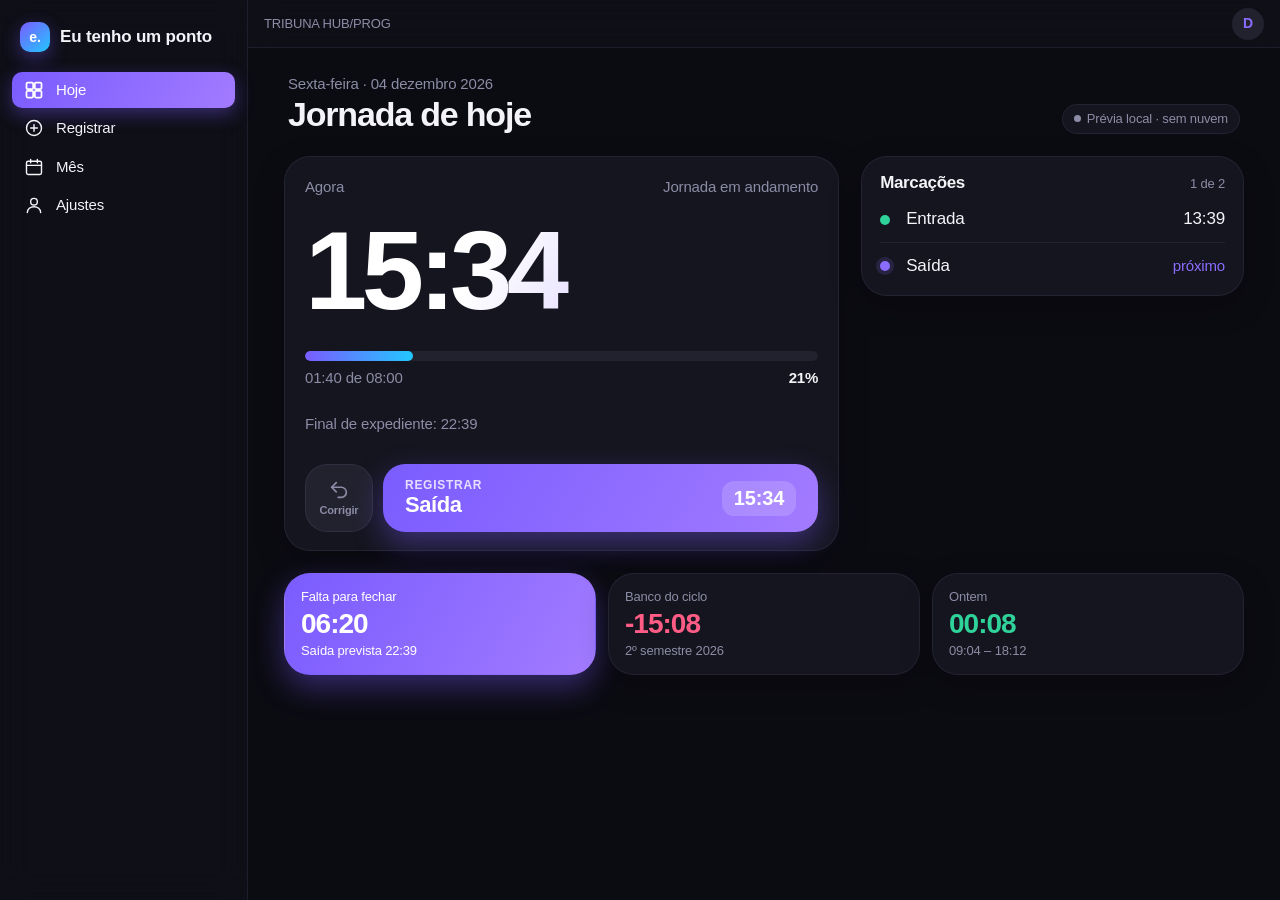
<file: preview.html>
<!doctype html>
<html lang="pt-BR">
<head>
<meta charset="UTF-8">
<meta name="viewport" content="width=device-width, initial-scale=1">
<meta name="robots" content="noindex,nofollow">
<meta name="theme-color" content="#000000">
<meta http-equiv="refresh" content="0;url=index.html?demo=1">
<title>Eu tenho um ponto · Prévia sem Firebase</title>
<style>
body{margin:0;min-height:100dvh;display:grid;place-items:center;background:#000000;color:#FFFFFF;font:16px system-ui,sans-serif}
main{max-width:460px;padding:30px}
a{color:#FF9F0A}p{color:#A1A1A6;line-height:1.65}
</style>
</head>
<body>
<main>
<h1>Eu tenho um ponto.</h1>
<p>Redirecionando para a demonstração. Você verá dados simulados, guardados apenas neste navegador.</p>
<p><a href="index.html?demo=1">Entrar na prévia</a></p>
</main>
</body>
</html>
</file>
